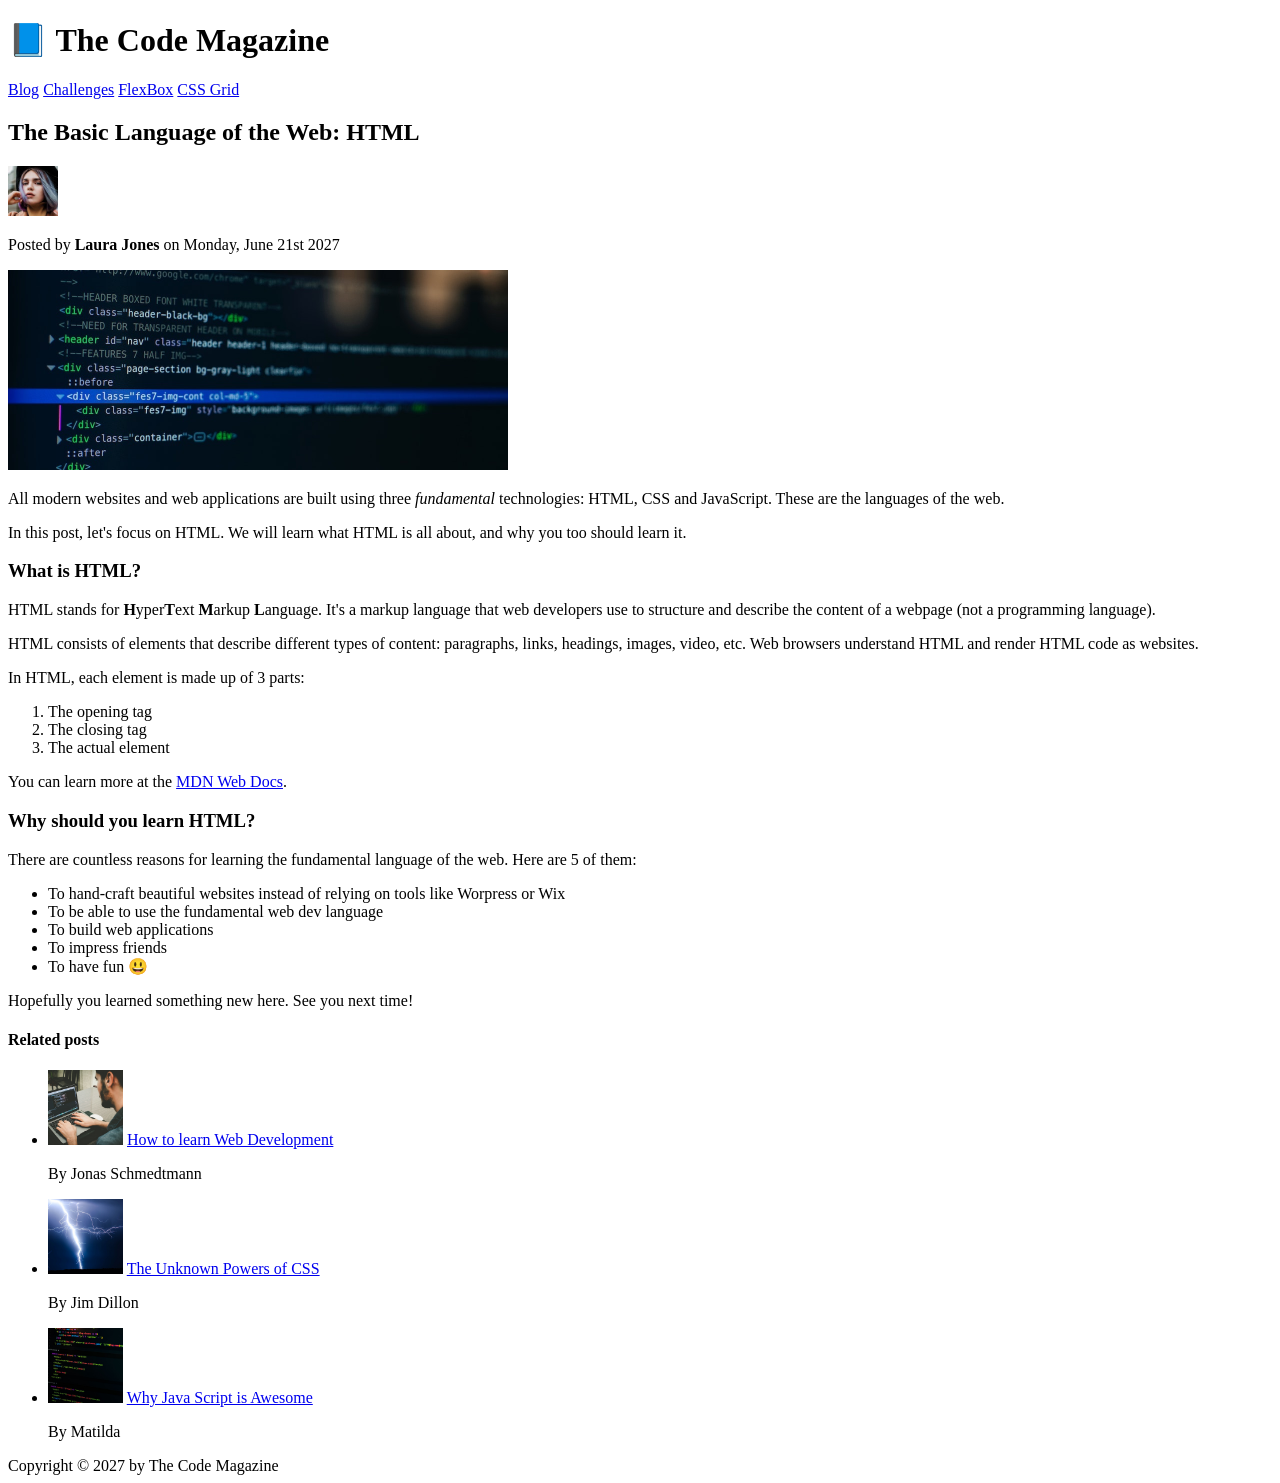
<file: starter/02-HTML-Fundamentals/index.html>
<!DOCTYPE html>
<html lang="en">
  <head>
    <meta charset="UTF-8" />
    <title>The Basic Language of the Web: HTML</title>
  </head>

  <body>
    <!--
    <h1>The Basic Language of the Web: HTML</h1>
    <h2>The Basic Language of the Web: HTML</h2>
    <h3>The Basic Language of the Web: HTML</h3>
    <h4>The Basic Language of the Web: HTML</h4>
    <h5>The Basic Language of the Web: HTML</h5>
    <h6>The Basic Language of the Web: HTML</h6>
  -->
    <header>
      <h1>📘 The Code Magazine</h1>

      <nav>
        <a href="./blog.html">Blog</a>
        <a href="#">Challenges</a>
        <a href="#">FlexBox</a>
        <a href="#">CSS Grid</a>
      </nav>
    </header>

    <article>
      <header>
        <h2>The Basic Language of the Web: HTML</h2>
        <img
          src="img/laura-jones.jpg"
          alt="Head shot of Laura Jones"
          width="50"
          height="50"
        />

        <p>Posted by <strong>Laura Jones</strong> on Monday, June 21st 2027</p>

        <img
          src="img/post-img.jpg"
          alt="HTML code on the screen"
          width="500"
          height="200"
        />
      </header>

      <p>
        All modern websites and web applications are built using three
        <em>fundamental</em>
        technologies: HTML, CSS and JavaScript. These are the languages of the
        web.
      </p>

      <p>
        In this post, let's focus on HTML. We will learn what HTML is all about,
        and why you too should learn it.
      </p>

      <h3>What is HTML?</h3>
      <p>
        HTML stands for <strong>H</strong>yper<strong>T</strong>ext
        <strong>M</strong>arkup <strong>L</strong>anguage. It's a markup
        language that web developers use to structure and describe the content
        of a webpage (not a programming language).
      </p>

      <p>
        HTML consists of elements that describe different types of content:
        paragraphs, links, headings, images, video, etc. Web browsers understand
        HTML and render HTML code as websites.
      </p>

      <p>In HTML, each element is made up of 3 parts:</p>

      <ol>
        <li>The opening tag</li>
        <li>The closing tag</li>
        <li>The actual element</li>
      </ol>

      <p>
        You can learn more at the
        <a
          href="https://developer.mozilla.org/en-US/docs/Web/HTML"
          target="_blank"
          >MDN Web Docs</a
        >.
      </p>

      <h3>Why should you learn HTML?</h3>
      <p>
        There are countless reasons for learning the fundamental language of the
        web. Here are 5 of them:
      </p>

      <ul>
        <li>
          To hand-craft beautiful websites instead of relying on tools like
          Worpress or Wix
        </li>
        <li>To be able to use the fundamental web dev language</li>
        <li>To build web applications</li>
        <li>To impress friends</li>
        <li>To have fun 😃</li>
      </ul>

      <p>Hopefully you learned something new here. See you next time!</p>
    </article>

    <aside>
      <h4>Related posts</h4>

      <ul>
        <li>
          <img
            src="img/related-1.jpg"
            alt="Guy coding on a laptop"
            width="75"
            height="75"
          />
          <a href="#">How to learn Web Development</a>
          <p>By Jonas Schmedtmann</p>
        </li>

        <li>
          <img
            src="img/related-2.jpg"
            alt="Thunder lightning"
            width="75"
            height="75"
          />
          <a href="#">The Unknown Powers of CSS</a>
          <p>By Jim Dillon</p>
        </li>

        <li>
          <img
            src="img/related-3.jpg"
            alt="Snapshot of code"
            width="75"
            height="75"
          />
          <a href="#">Why Java Script is Awesome</a>
          <p>By Matilda</p>
        </li>
      </ul>
    </aside>

    <footer>Copyright &copy; 2027 by The Code Magazine</footer>
  </body>
</html>
</file>
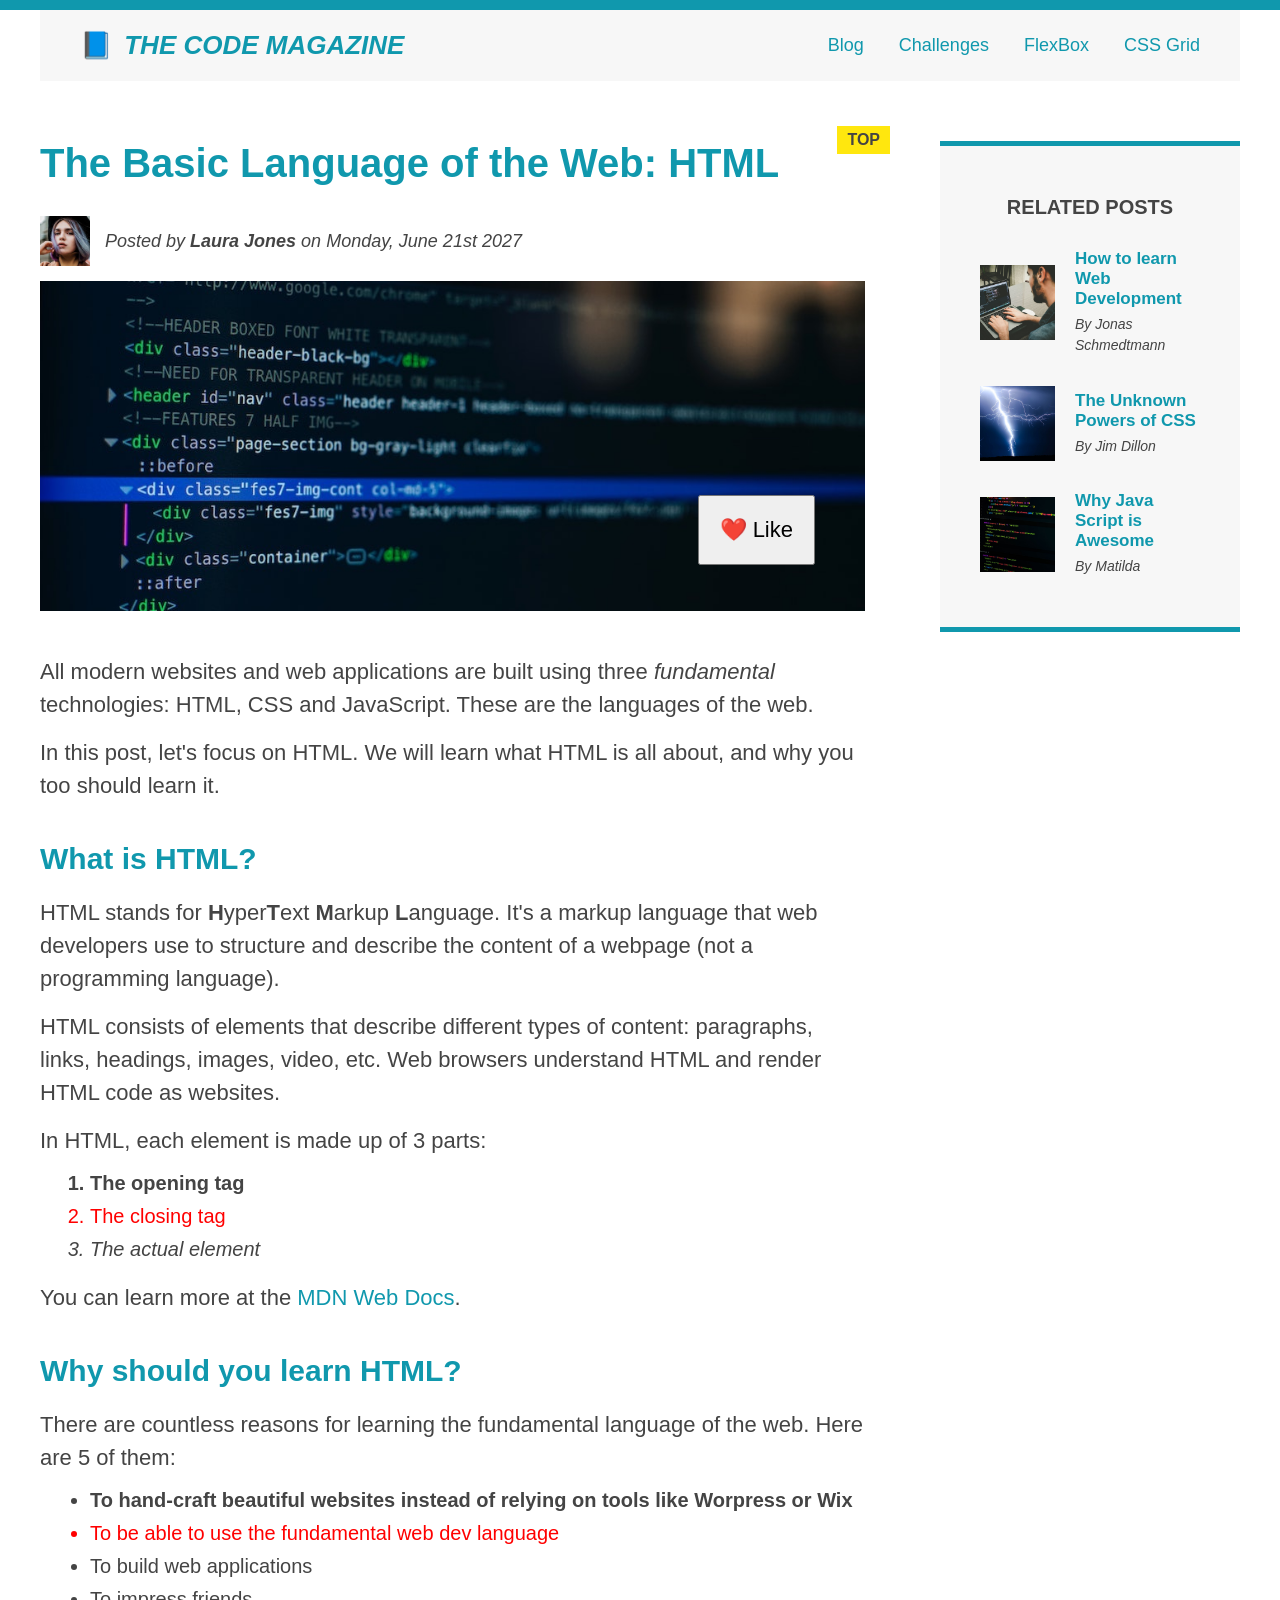
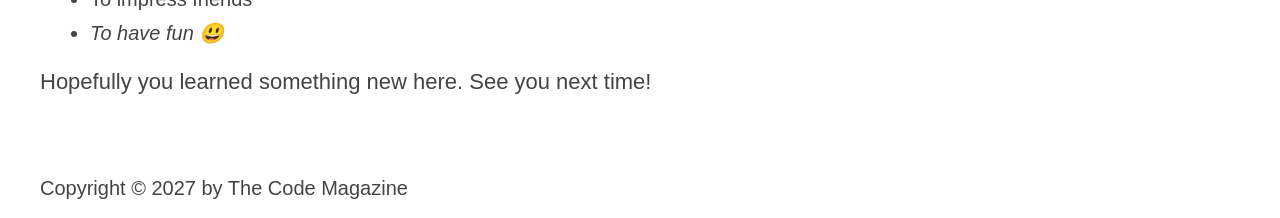
<file: starter/04-CSS-Layouts/work/index.html>
<!DOCTYPE html>
<html lang="en">
  <head>
    <meta charset="UTF-8" />
    <link rel="stylesheet" href="style.css" />

    <title>The Basic Language of the Web: HTML</title>
  </head>

  <body>
    <!--
    <h1>The Basic Language of the Web: HTML</h1>
    <h2>The Basic Language of the Web: HTML</h2>
    <h3>The Basic Language of the Web: HTML</h3>
    <h4>The Basic Language of the Web: HTML</h4>
    <h5>The Basic Language of the Web: HTML</h5>
    <h6>The Basic Language of the Web: HTML</h6>
  -->
    <div class="container">
      <header class="main-header clearfix">
        <!-- <h1 style="color: blue">📘 The Code Magazine</h1> // example of inline CSS -->
        <h1>📘 The Code Magazine</h1>

        <nav>
          <a href="blog.html">Blog</a>
          <a href="#">Challenges</a>
          <a href="flexbox.html">FlexBox</a>
          <a href="css-grid.html">CSS Grid</a>
        </nav>

        <!-- <div class="clear"></div> -->
      </header>

      <div class="row">
        <article>
          <header class="post-header">
            <h2>The Basic Language of the Web: HTML</h2>

            <div class="author-box">
              <img
                src="img/laura-jones.jpg"
                alt="Head shot of Laura Jones"
                width="50"
                height="50"
                class="author-img"
              />

              <p id="author" class="author">
                Posted by <strong>Laura Jones</strong> on Monday, June 21st 2027
              </p>
            </div>

            <img
              class="post-img"
              src="img/post-img.jpg"
              alt="HTML code on the screen"
              width="500"
              height="200"
            />
            <button class="like-button">❤️ Like</button>
          </header>

          <p>
            All modern websites and web applications are built using three
            <em>fundamental</em>
            technologies: HTML, CSS and JavaScript. These are the languages of
            the web.
          </p>

          <p>
            In this post, let's focus on HTML. We will learn what HTML is all
            about, and why you too should learn it.
          </p>

          <h3>What is HTML?</h3>
          <p>
            HTML stands for <strong>H</strong>yper<strong>T</strong>ext
            <strong>M</strong>arkup <strong>L</strong>anguage. It's a markup
            language that web developers use to structure and describe the
            content of a webpage (not a programming language).
          </p>

          <p>
            HTML consists of elements that describe different types of content:
            paragraphs, links, headings, images, video, etc. Web browsers
            understand HTML and render HTML code as websites.
          </p>

          <p>In HTML, each element is made up of 3 parts:</p>

          <ol>
            <li class="first-li">The opening tag</li>
            <li>The closing tag</li>
            <li>The actual element</li>
          </ol>

          <p>
            You can learn more at the
            <a
              href="https://developer.mozilla.org/en-US/docs/Web/HTML"
              target="_blank"
              >MDN Web Docs</a
            >.
          </p>

          <h3>Why should you learn HTML?</h3>
          <p>
            There are countless reasons for learning the fundamental language of
            the web. Here are 5 of them:
          </p>

          <ul>
            <li class="first-li">
              To hand-craft beautiful websites instead of relying on tools like
              Worpress or Wix
            </li>
            <li>To be able to use the fundamental web dev language</li>
            <li>To build web applications</li>
            <li>To impress friends</li>
            <li>To have fun 😃</li>
          </ul>

          <p>Hopefully you learned something new here. See you next time!</p>
        </article>

        <aside>
          <h4>Related posts</h4>

          <ul class="related">
            <li class="related-post">
              <img
                src="img/related-1.jpg"
                alt="Guy coding on a laptop"
                width="75"
                height="75"
              />
              <div>
                <a class="related-link" href="#"
                  >How to learn Web Development</a
                >
                <p class="related-author">By Jonas Schmedtmann</p>
              </div>
            </li>

            <li class="related-post">
              <img
                src="img/related-2.jpg"
                alt="Thunder lightning"
                width="75"
                height="75"
              />
              <div>
                <a class="related-link" href="#">The Unknown Powers of CSS</a>
                <p class="related-author">By Jim Dillon</p>
              </div>
            </li>

            <li class="related-post">
              <img
                src="img/related-3.jpg"
                alt="Snapshot of code"
                width="75"
                height="75"
              />
              <div>
                <a class="related-link" href="#">Why Java Script is Awesome</a>
                <p class="related-author">By Matilda</p>
              </div>
            </li>
          </ul>
        </aside>
      </div>

      <footer>
        <p id="copyright" class="copyright text">
          Copyright &copy; 2027 by The Code Magazine
        </p>
      </footer>
    </div>
  </body>
</html>
</file>
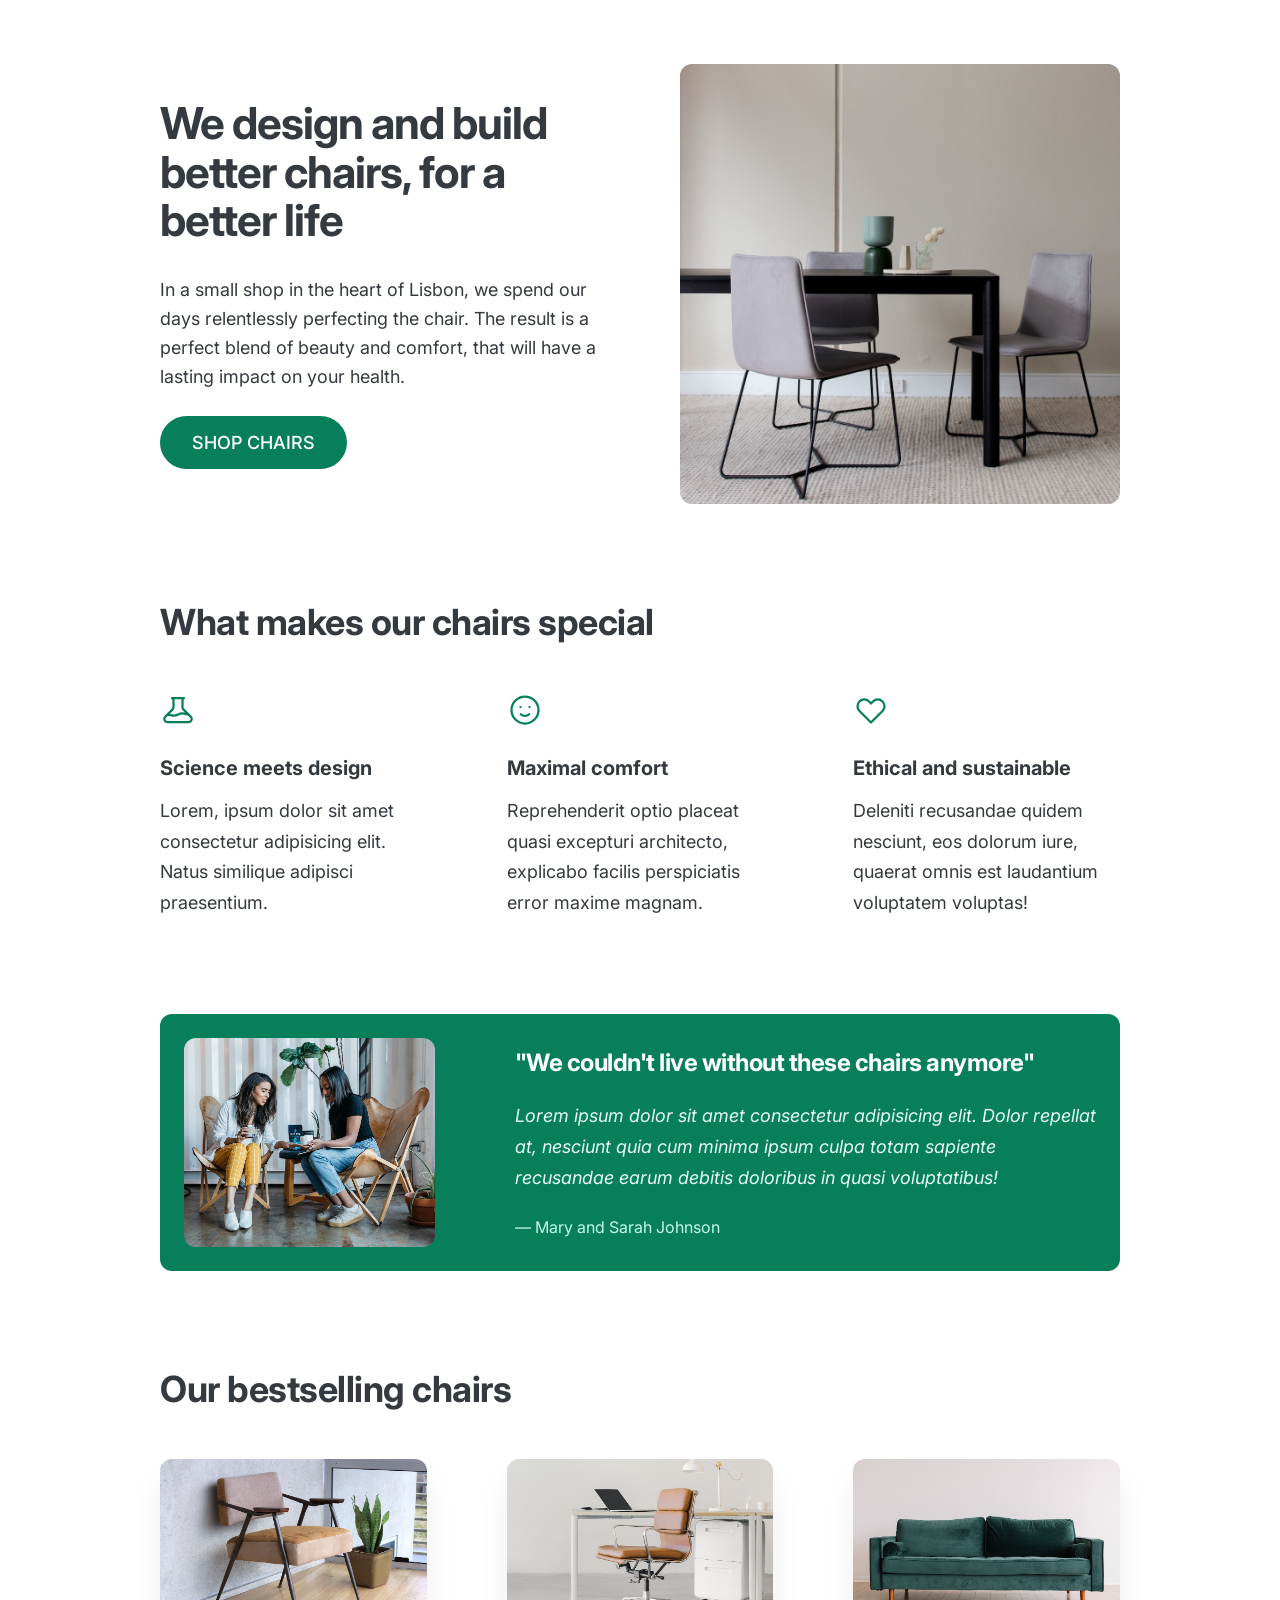
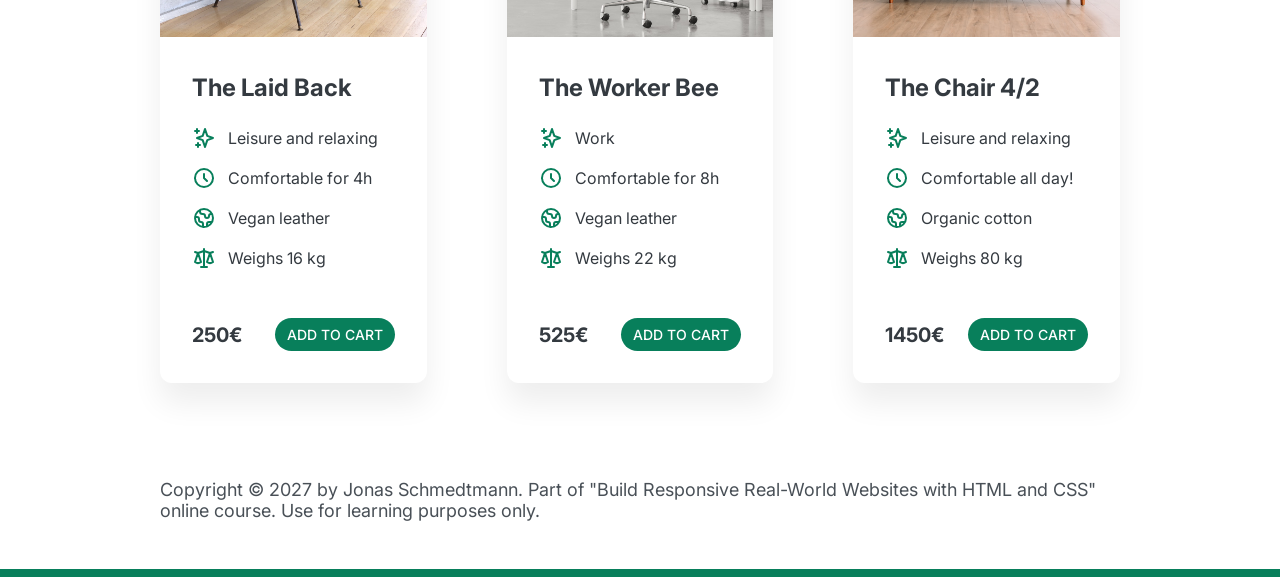
<file: starter/05-Design/work/index.html>
<!DOCTYPE html>
<html lang="en">
  <head>
    <meta charset="UTF-8" />
    <meta http-equiv="X-UA-Compatible" content="IE=edge" />
    <meta name="viewport" content="width=device-width, initial-scale=1.0" />

    <!-- Fonts form Google Fonts -->
    <link rel="preconnect" href="https://fonts.googleapis.com" />
    <link
      href="https://fonts.googleapis.com/css2?family=Inter:wght@400;500;700&display=swap"
      rel="stylesheet"
    />

    <link rel="stylesheet" href="style.css" />
    <title>Lisbon Chair Shop</title>
  </head>
  <body>
    <div class="container">
      <header>
        <div class="header-text-box">
          <h1>We design and build better chairs, for a better life</h1>
          <p class="header-text">
            In a small shop in the heart of Lisbon, we spend our days
            relentlessly perfecting the chair. The result is a perfect blend of
            beauty and comfort, that will have a lasting impact on your health.
          </p>
          <a class="btn btn--big" href="#">Shop chairs</a>
        </div>
        <img src="hero.jpg" alt="Photo" />
      </header>

      <section>
        <h2>What makes our chairs special</h2>
        <div class="grid-3-cols">
          <div>
            <svg
              xmlns="http://www.w3.org/2000/svg"
              class="features-icon"
              fill="none"
              viewBox="0 0 24 24"
              stroke="currentColor"
            >
              <path
                stroke-linecap="round"
                stroke-linejoin="round"
                stroke-width="1.5"
                d="M19.428 15.428a2 2 0 00-1.022-.547l-2.387-.477a6 6 0 00-3.86.517l-.318.158a6 6 0 01-3.86.517L6.05 15.21a2 2 0 00-1.806.547M8 4h8l-1 1v5.172a2 2 0 00.586 1.414l5 5c1.26 1.26.367 3.414-1.415 3.414H4.828c-1.782 0-2.674-2.154-1.414-3.414l5-5A2 2 0 009 10.172V5L8 4z"
              />
            </svg>
            <p class="features-title"><strong>Science meets design</strong></p>
            <p class="features-text">
              Lorem, ipsum dolor sit amet consectetur adipisicing elit. Natus
              similique adipisci praesentium.
            </p>
          </div>

          <div>
            <svg
              xmlns="http://www.w3.org/2000/svg"
              class="features-icon"
              fill="none"
              viewBox="0 0 24 24"
              stroke="currentColor"
            >
              <path
                stroke-linecap="round"
                stroke-linejoin="round"
                stroke-width="1.5"
                d="M14.828 14.828a4 4 0 01-5.656 0M9 10h.01M15 10h.01M21 12a9 9 0 11-18 0 9 9 0 0118 0z"
              />
            </svg>
            <p class="features-title">
              <strong>Maximal comfort</strong>
            </p>
            <p class="features-text">
              Reprehenderit optio placeat quasi excepturi architecto, explicabo
              facilis perspiciatis error maxime magnam.
            </p>
          </div>

          <div>
            <svg
              xmlns="http://www.w3.org/2000/svg"
              class="features-icon"
              fill="none"
              viewBox="0 0 24 24"
              stroke="currentColor"
            >
              <path
                stroke-linecap="round"
                stroke-linejoin="round"
                stroke-width="1.5"
                d="M4.318 6.318a4.5 4.5 0 000 6.364L12 20.364l7.682-7.682a4.5 4.5 0 00-6.364-6.364L12 7.636l-1.318-1.318a4.5 4.5 0 00-6.364 0z"
              />
            </svg>
            <p class="features-title">
              <strong>Ethical and sustainable</strong>
            </p>
            <p class="features-text">
              Deleniti recusandae quidem nesciunt, eos dolorum iure, quaerat
              omnis est laudantium voluptatem voluptas!
            </p>
          </div>
        </div>
      </section>

      <section class="testimonial-section">
        <div class="grid-3-cols">
          <img src="customers.jpg" alt="People sitting on chairs" />
          <div class="testimonial-box">
            <h2>"We couldn't live without these chairs anymore"</h2>
            <blockquote class="testimonial-text">
              Lorem ipsum dolor sit amet consectetur adipisicing elit. Dolor
              repellat at, nesciunt quia cum minima ipsum culpa totam sapiente
              recusandae earum debitis doloribus in quasi voluptatibus!
            </blockquote>
            <p class="testimonial-author">&mdash; Mary and Sarah Johnson</p>
          </div>
        </div>
      </section>

      <section>
        <h2>Our bestselling chairs</h2>
        <div class="grid-3-cols">
          <figure class="chair">
            <img src="chair-1.jpg" alt="Chair" />
            <div class="chair-box">
              <h3>The Laid Back</h3>
              <ul class="chair-details">
                <li>
                  <!-- Span is a generic INLINE text element, it doesn't have any meaning. It's like a div element, but inline -->
                  <svg
                    xmlns="http://www.w3.org/2000/svg"
                    class="chair-icon"
                    fill="none"
                    viewBox="0 0 24 24"
                    stroke="currentColor"
                  >
                    <path
                      stroke-linecap="round"
                      stroke-linejoin="round"
                      stroke-width="2"
                      d="M5 3v4M3 5h4M6 17v4m-2-2h4m5-16l2.286 6.857L21 12l-5.714 2.143L13 21l-2.286-6.857L5 12l5.714-2.143L13 3z"
                    />
                  </svg>
                  <span>Leisure and relaxing</span>
                </li>
                <li>
                  <svg
                    xmlns="http://www.w3.org/2000/svg"
                    class="chair-icon"
                    fill="none"
                    viewBox="0 0 24 24"
                    stroke="currentColor"
                  >
                    <path
                      stroke-linecap="round"
                      stroke-linejoin="round"
                      stroke-width="2"
                      d="M12 8v4l3 3m6-3a9 9 0 11-18 0 9 9 0 0118 0z"
                    />
                  </svg>

                  <span>Comfortable for 4h</span>
                </li>
                <li>
                  <svg
                    xmlns="http://www.w3.org/2000/svg"
                    class="chair-icon"
                    fill="none"
                    viewBox="0 0 24 24"
                    stroke="currentColor"
                  >
                    <path
                      stroke-linecap="round"
                      stroke-linejoin="round"
                      stroke-width="2"
                      d="M3.055 11H5a2 2 0 012 2v1a2 2 0 002 2 2 2 0 012 2v2.945M8 3.935V5.5A2.5 2.5 0 0010.5 8h.5a2 2 0 012 2 2 2 0 104 0 2 2 0 012-2h1.064M15 20.488V18a2 2 0 012-2h3.064M21 12a9 9 0 11-18 0 9 9 0 0118 0z"
                    />
                  </svg>
                  <span>Vegan leather</span>
                </li>
                <li>
                  <svg
                    xmlns="http://www.w3.org/2000/svg"
                    class="chair-icon"
                    fill="none"
                    viewBox="0 0 24 24"
                    stroke="currentColor"
                  >
                    <path
                      stroke-linecap="round"
                      stroke-linejoin="round"
                      stroke-width="2"
                      d="M3 6l3 1m0 0l-3 9a5.002 5.002 0 006.001 0M6 7l3 9M6 7l6-2m6 2l3-1m-3 1l-3 9a5.002 5.002 0 006.001 0M18 7l3 9m-3-9l-6-2m0-2v2m0 16V5m0 16H9m3 0h3"
                    />
                  </svg>
                  <span>Weighs 16 kg</span>
                </li>
              </ul>
              <div class="chair-price">
                <strong>250€</strong>
                <a href="#" class="btn btn--small">Add to cart</a>
              </div>
            </div>
          </figure>

          <figure class="chair">
            <img src="chair-2.jpg" alt="Chair" />
            <div class="chair-box">
              <h3>The Worker Bee</h3>
              <ul class="chair-details">
                <li>
                  <svg
                    xmlns="http://www.w3.org/2000/svg"
                    class="chair-icon"
                    fill="none"
                    viewBox="0 0 24 24"
                    stroke="currentColor"
                  >
                    <path
                      stroke-linecap="round"
                      stroke-linejoin="round"
                      stroke-width="2"
                      d="M5 3v4M3 5h4M6 17v4m-2-2h4m5-16l2.286 6.857L21 12l-5.714 2.143L13 21l-2.286-6.857L5 12l5.714-2.143L13 3z"
                    />
                  </svg>
                  <span>Work</span>
                </li>
                <li>
                  <svg
                    xmlns="http://www.w3.org/2000/svg"
                    class="chair-icon"
                    fill="none"
                    viewBox="0 0 24 24"
                    stroke="currentColor"
                  >
                    <path
                      stroke-linecap="round"
                      stroke-linejoin="round"
                      stroke-width="2"
                      d="M12 8v4l3 3m6-3a9 9 0 11-18 0 9 9 0 0118 0z"
                    />
                  </svg>
                  <span>Comfortable for 8h</span>
                </li>
                <li>
                  <svg
                    xmlns="http://www.w3.org/2000/svg"
                    class="chair-icon"
                    fill="none"
                    viewBox="0 0 24 24"
                    stroke="currentColor"
                  >
                    <path
                      stroke-linecap="round"
                      stroke-linejoin="round"
                      stroke-width="2"
                      d="M3.055 11H5a2 2 0 012 2v1a2 2 0 002 2 2 2 0 012 2v2.945M8 3.935V5.5A2.5 2.5 0 0010.5 8h.5a2 2 0 012 2 2 2 0 104 0 2 2 0 012-2h1.064M15 20.488V18a2 2 0 012-2h3.064M21 12a9 9 0 11-18 0 9 9 0 0118 0z"
                    />
                  </svg>
                  <span>Vegan leather</span>
                </li>
                <li>
                  <svg
                    xmlns="http://www.w3.org/2000/svg"
                    class="chair-icon"
                    fill="none"
                    viewBox="0 0 24 24"
                    stroke="currentColor"
                  >
                    <path
                      stroke-linecap="round"
                      stroke-linejoin="round"
                      stroke-width="2"
                      d="M3 6l3 1m0 0l-3 9a5.002 5.002 0 006.001 0M6 7l3 9M6 7l6-2m6 2l3-1m-3 1l-3 9a5.002 5.002 0 006.001 0M18 7l3 9m-3-9l-6-2m0-2v2m0 16V5m0 16H9m3 0h3"
                    />
                  </svg>
                  <span>Weighs 22 kg</span>
                </li>
              </ul>
              <div class="chair-price">
                <strong>525€</strong>
                <a href="#" class="btn btn--small">Add to cart</a>
              </div>
            </div>
          </figure>

          <figure class="chair">
            <img src="chair-3.jpg" alt="Chair" />
            <div class="chair-box">
              <h3>The Chair 4/2</h3>
              <ul class="chair-details">
                <li>
                  <svg
                    xmlns="http://www.w3.org/2000/svg"
                    class="chair-icon"
                    fill="none"
                    viewBox="0 0 24 24"
                    stroke="currentColor"
                  >
                    <path
                      stroke-linecap="round"
                      stroke-linejoin="round"
                      stroke-width="2"
                      d="M5 3v4M3 5h4M6 17v4m-2-2h4m5-16l2.286 6.857L21 12l-5.714 2.143L13 21l-2.286-6.857L5 12l5.714-2.143L13 3z"
                    />
                  </svg>
                  <span>Leisure and relaxing</span>
                </li>
                <li>
                  <svg
                    xmlns="http://www.w3.org/2000/svg"
                    class="chair-icon"
                    fill="none"
                    viewBox="0 0 24 24"
                    stroke="currentColor"
                  >
                    <path
                      stroke-linecap="round"
                      stroke-linejoin="round"
                      stroke-width="2"
                      d="M12 8v4l3 3m6-3a9 9 0 11-18 0 9 9 0 0118 0z"
                    />
                  </svg>
                  <span>Comfortable all day!</span>
                </li>
                <li>
                  <svg
                    xmlns="http://www.w3.org/2000/svg"
                    class="chair-icon"
                    fill="none"
                    viewBox="0 0 24 24"
                    stroke="currentColor"
                  >
                    <path
                      stroke-linecap="round"
                      stroke-linejoin="round"
                      stroke-width="2"
                      d="M3.055 11H5a2 2 0 012 2v1a2 2 0 002 2 2 2 0 012 2v2.945M8 3.935V5.5A2.5 2.5 0 0010.5 8h.5a2 2 0 012 2 2 2 0 104 0 2 2 0 012-2h1.064M15 20.488V18a2 2 0 012-2h3.064M21 12a9 9 0 11-18 0 9 9 0 0118 0z"
                    />
                  </svg>
                  <span>Organic cotton</span>
                </li>
                <li>
                  <svg
                    xmlns="http://www.w3.org/2000/svg"
                    class="chair-icon"
                    fill="none"
                    viewBox="0 0 24 24"
                    stroke="currentColor"
                  >
                    <path
                      stroke-linecap="round"
                      stroke-linejoin="round"
                      stroke-width="2"
                      d="M3 6l3 1m0 0l-3 9a5.002 5.002 0 006.001 0M6 7l3 9M6 7l6-2m6 2l3-1m-3 1l-3 9a5.002 5.002 0 006.001 0M18 7l3 9m-3-9l-6-2m0-2v2m0 16V5m0 16H9m3 0h3"
                    />
                  </svg>
                  <span>Weighs 80 kg</span>
                </li>
              </ul>
              <div class="chair-price">
                <strong>1450€</strong>
                <a href="#" class="btn btn--small">Add to cart</a>
              </div>
            </div>
          </figure>
        </div>
      </section>

      <footer>
        Copyright &copy; 2027 by Jonas Schmedtmann. Part of "Build Responsive
        Real-World Websites with HTML and CSS" online course. Use for learning
        purposes only.
      </footer>
    </div>
  </body>
</html>
</file>
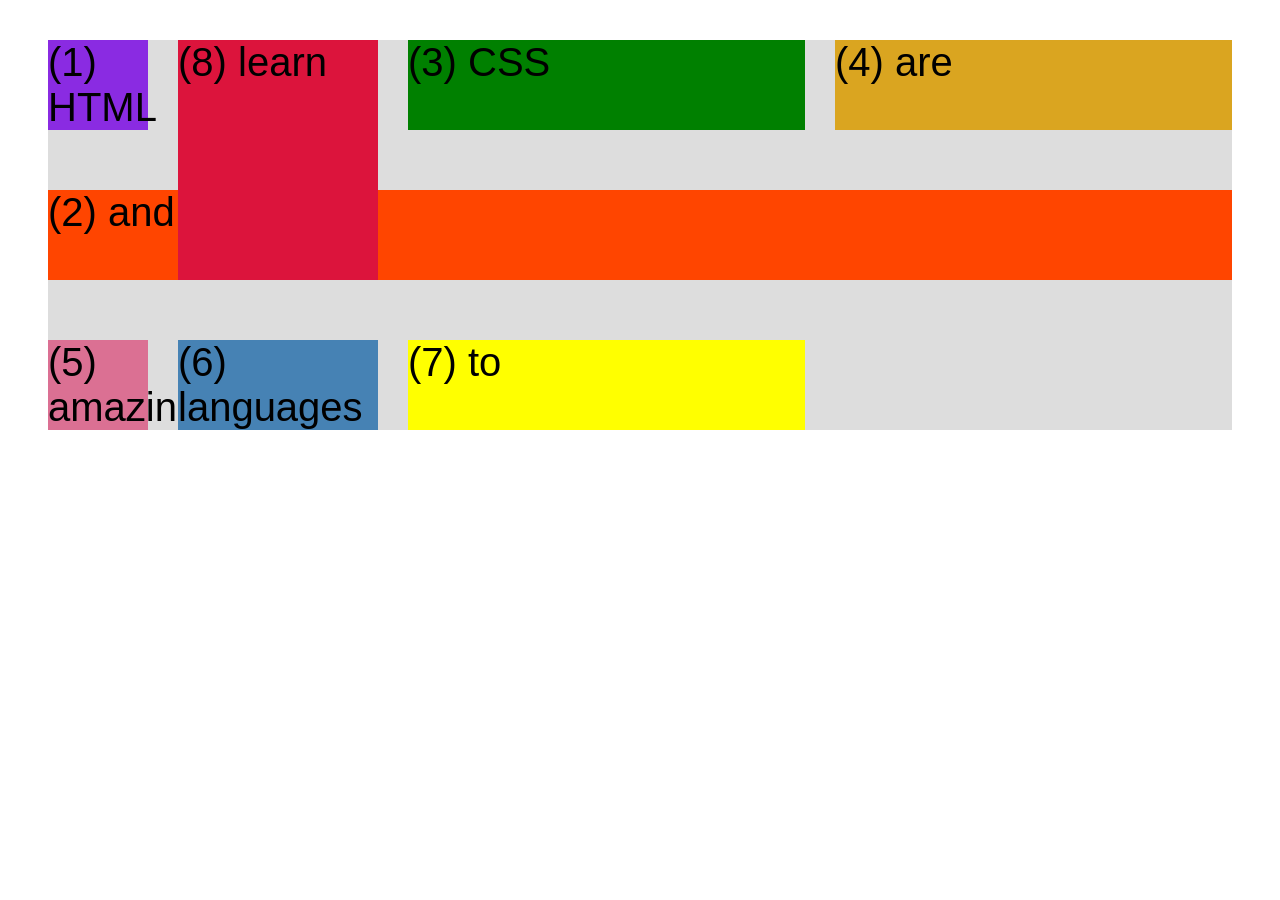
<file: work/css-grid.html>
<!DOCTYPE html>
<html lang="en">
  <head>
    <meta charset="UTF-8" />
    <meta http-equiv="X-UA-Compatible" content="IE=edge" />
    <meta name="viewport" content="width=device-width, initial-scale=1.0" />
    <title>CSS Grid</title>
    <style>
      .el--1 {
        background-color: blueviolet;
      }
      .el--2 {
        background-color: orangered;
      }
      .el--3 {
        background-color: green;
        /* height: 150px;  */
      }
      .el--4 {
        background-color: goldenrod;
      }
      .el--5 {
        background-color: palevioletred;
      }
      .el--6 {
        background-color: steelblue;
      }
      .el--7 {
        background-color: yellow;
      }
      .el--8 {
        background-color: crimson;
        grid-column: 2/3;
        grid-row: 1/2;
      }

      .container--1 {
        /* STARTER */
        font-family: sans-serif;
        background-color: #ddd;
        font-size: 40px;
        margin: 40px;

        /* CSS GRID */
        display: grid;

        grid-template-columns: 100px 200px 1fr 1fr;
        grid-template-rows: 1fr 1fr;
        column-gap: 30px;
        row-gap: 60px;
      }

      .el--8 {
        grid-column: 2/3;
        grid-row: 1/-1;
      }

      .el--2 {
        grid-column: 1 /-1;
        grid-row: 2/3;
      }

      .container--2 {
        display: none;
        /* STARTER */
        font-family: sans-serif;
        background-color: black;
        font-size: 40px;
        margin: 100px;

        width: 1000px;
        height: 600px;

        /* CSS GRID */
      }
    </style>
  </head>
  <body>
    <div class="container--1">
      <div class="el el--1">(1) HTML</div>
      <div class="el el--2">(2) and</div>
      <div class="el el--3">(3) CSS</div>
      <div class="el el--4">(4) are</div>
      <div class="el el--5">(5) amazing</div>
      <div class="el el--6">(6) languages</div>
      <div class="el el--7">(7) to</div>
      <div class="el el--8">(8) learn</div>
    </div>

    <div class="container--2">
      <div class="el el--1">(1)</div>
      <div class="el el--3">(3)</div>
      <div class="el el--4">(4)</div>
      <div class="el el--5">(5)</div>
      <div class="el el--6">(6)</div>
      <div class="el el--7">(7)</div>
    </div>
  </body>
</html>
</file>
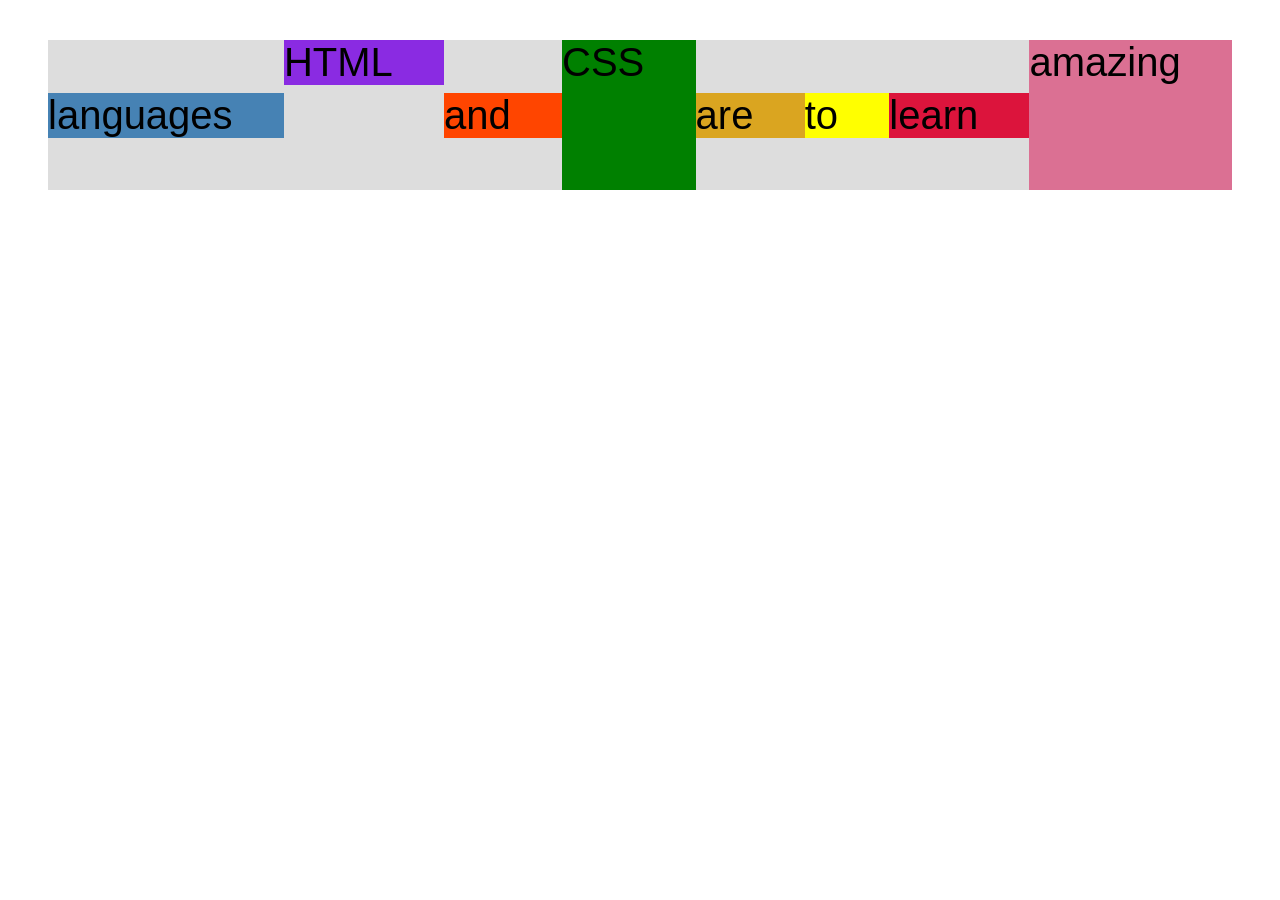
<file: work/flexbox.html>
<!DOCTYPE html>
<html lang="en">
  <head>
    <meta charset="UTF-8" />
    <meta http-equiv="X-UA-Compatible" content="IE=edge" />
    <meta name="viewport" content="width=device-width, initial-scale=1.0" />
    <title>Flexbox</title>
    <style>
      .el--1 {
        background-color: blueviolet;
      }
      .el--2 {
        background-color: orangered;
      }
      .el--3 {
        background-color: green;
        height: 150px;
      }
      .el--4 {
        background-color: goldenrod;
      }
      .el--5 {
        background-color: palevioletred;
      }
      .el--6 {
        background-color: steelblue;
      }
      .el--7 {
        background-color: yellow;
      }
      .el--8 {
        background-color: crimson;
      }

      .container {
        /* STARTER */
        font-family: sans-serif;
        background-color: #ddd;
        font-size: 40px;
        margin: 40px;

        /* FLEXBOX */
        display: flex;
        align-items: center;
        justify-content: flex-start;
        /* gap: 30px; */
        /* flex-direction: column; */
      }

      .el {
        /*
        --DEFAULTS--
        flex-grow: 0;
        flex-shrink: 1;
        flex-basis: auto; */

        flex-grow: 1;
        flex-shrink: 0;
        /* flex-basis: 300px; */
      }

      .el--1 {
        align-self: flex-start;
      }

      .el--5 {
        align-self: stretch;
        order: 1;
      }

      .el--6 {
        order: -1;
      }
    </style>
  </head>
  <body>
    <div class="container">
      <div class="el el--1">HTML</div>
      <div class="el el--2">and</div>
      <div class="el el--3">CSS</div>
      <div class="el el--4">are</div>
      <div class="el el--5">amazing</div>
      <div class="el el--6">languages</div>
      <div class="el el--7">to</div>
      <div class="el el--8">learn</div>
    </div>
  </body>
</html>
</file>
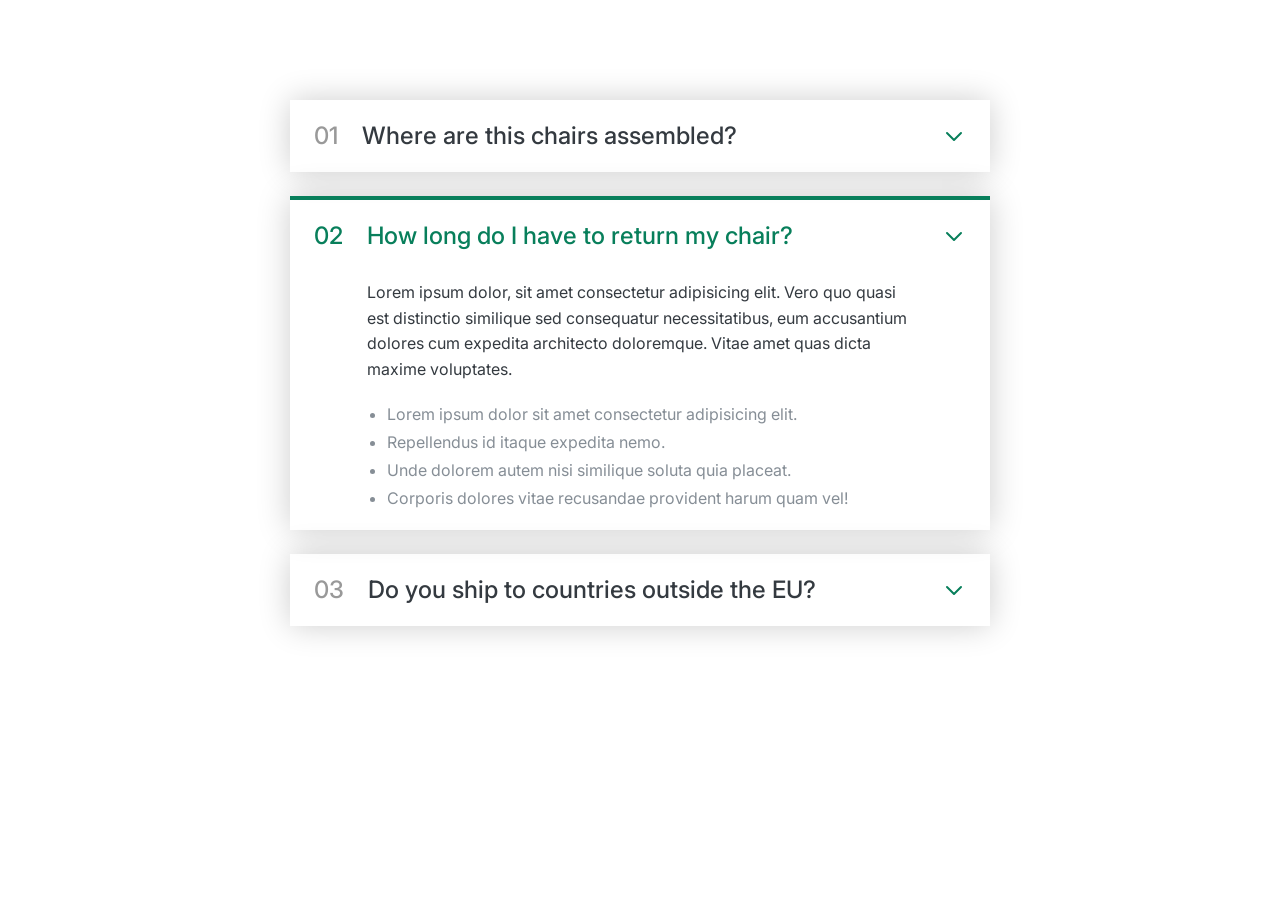
<file: starter/06-Components/work/01-accordion copy.html>
<!DOCTYPE html>
<html lang="en">
  <head>
    <meta charset="UTF-8" />
    <meta http-equiv="X-UA-Compatible" content="IE=edge" />
    <link rel="preconnect" href="https://fonts.googleapis.com" />
    <link
      href="https://fonts.googleapis.com/css2?family=Inter:wght@400;500;700&display=swap"
      rel="stylesheet"
    />
    <meta name="viewport" content="width=device-width, initial-scale=1.0" />
    <title>Accordion Component</title>

    <style>
      /*
            SPACING SYSTEM (px)
            2 / 4 / 8 / 12 / 16 / 24 / 32 / 48 / 64 / 80 / 96 / 128

            FONT SIZE SYSTEM (px)
            10 / 12 / 14 / 16 / 18 / 20 / 24 / 30 / 36 / 44 / 52 / 62 / 74 / 86 / 98
            */

      /*
            MAIN COLOR: #087f5b
            GREY COLOR: #343a40
            */

      * {
        margin: 0;
        padding: 0;
        box-sizing: border-box;
      }

      body {
        font-family: "Inter", sans-serif;
        color: #343a40;
        line-height: 1;
      }

      .accordion {
        width: 700px;
        margin: 100px auto;

        display: flex;
        flex-direction: column;
        gap: 24px;
      }

      .item {
        box-shadow: 0 0 32px rgba(0, 0, 0, 0.2);
        padding: 24px;

        display: grid;
        grid-template-columns: auto 1fr auto;
        column-gap: 24px;
        row-gap: 32px;
        align-items: center;
      }

      .number,
      .text {
        font-size: 24px;
        font-weight: 500;
        /* color: #087f5b; */
      }

      .number {
        color: #999999;
      }

      .text {
      }

      .icon {
        width: 24px;
        height: 24px;
        stroke: #087f5b;
      }

      .hidden-box {
        grid-column: 2;
        display: none;
      }

      .hidden-box p {
        line-height: 1.6;
        margin-bottom: 24px;
      }

      .hidden-box ul {
        color: #868e96;
        margin-left: 20px;

        display: flex;
        flex-direction: column;
        gap: 12px;
      }

      .open {
        border-top: 4px solid #087f5b;
      }

      .open .hidden-box {
        display: block;
      }

      .open .number,
      .open .text {
        color: #087f5b;
      }
    </style>
  </head>
  <body>
    <div class="accordion">
      <div class="item">
        <p class="number">01</p>
        <p class="text">Where are this chairs assembled?</p>
        <svg
          xmlns="http://www.w3.org/2000/svg"
          class="icon"
          fill="none"
          viewBox="0 0 24 24"
          stroke="currentColor"
        >
          <path
            stroke-linecap="round"
            stroke-linejoin="round"
            stroke-width="2"
            d="M19 9l-7 7-7-7"
          />
        </svg>
        <div class="hidden-box">
          <p>
            Lorem ipsum dolor, sit amet consectetur adipisicing elit. Vero quo
            quasi est distinctio similique sed consequatur necessitatibus, eum
            accusantium dolores cum expedita architecto doloremque. Vitae amet
            quas dicta maxime voluptates.
          </p>
          <ul>
            <li>Lorem ipsum dolor sit amet consectetur adipisicing elit.</li>
            <li>Repellendus id itaque expedita nemo.</li>
            <li>Unde dolorem autem nisi similique soluta quia placeat.</li>
            <li>Corporis dolores vitae recusandae provident harum quam vel!</li>
          </ul>
        </div>
      </div>
      <div class="item open">
        <p class="number">02</p>
        <p class="text">How long do I have to return my chair?</p>
        <svg
          xmlns="http://www.w3.org/2000/svg"
          class="icon"
          fill="none"
          viewBox="0 0 24 24"
          stroke="currentColor"
        >
          <path
            stroke-linecap="round"
            stroke-linejoin="round"
            stroke-width="2"
            d="M19 9l-7 7-7-7"
          />
        </svg>
        <div class="hidden-box">
          <p>
            Lorem ipsum dolor, sit amet consectetur adipisicing elit. Vero quo
            quasi est distinctio similique sed consequatur necessitatibus, eum
            accusantium dolores cum expedita architecto doloremque. Vitae amet
            quas dicta maxime voluptates.
          </p>
          <ul>
            <li>Lorem ipsum dolor sit amet consectetur adipisicing elit.</li>
            <li>Repellendus id itaque expedita nemo.</li>
            <li>Unde dolorem autem nisi similique soluta quia placeat.</li>
            <li>Corporis dolores vitae recusandae provident harum quam vel!</li>
          </ul>
        </div>
      </div>
      <div class="item">
        <p class="number">03</p>
        <p class="text">Do you ship to countries outside the EU?</p>
        <svg
          xmlns="http://www.w3.org/2000/svg"
          class="icon"
          fill="none"
          viewBox="0 0 24 24"
          stroke="currentColor"
        >
          <path
            stroke-linecap="round"
            stroke-linejoin="round"
            stroke-width="2"
            d="M19 9l-7 7-7-7"
          />
        </svg>
        <div class="hidden-box">
          <p>
            Lorem ipsum dolor, sit amet consectetur adipisicing elit. Vero quo
            quasi est distinctio similique sed consequatur necessitatibus, eum
            accusantium dolores cum expedita architecto doloremque. Vitae amet
            quas dicta maxime voluptates.
          </p>
          <ul>
            <li>Lorem ipsum dolor sit amet consectetur adipisicing elit.</li>
            <li>Repellendus id itaque expedita nemo.</li>
            <li>Unde dolorem autem nisi similique soluta quia placeat.</li>
            <li>Corporis dolores vitae recusandae provident harum quam vel!</li>
          </ul>
        </div>
      </div>
    </div>
  </body>
</html>
</file>
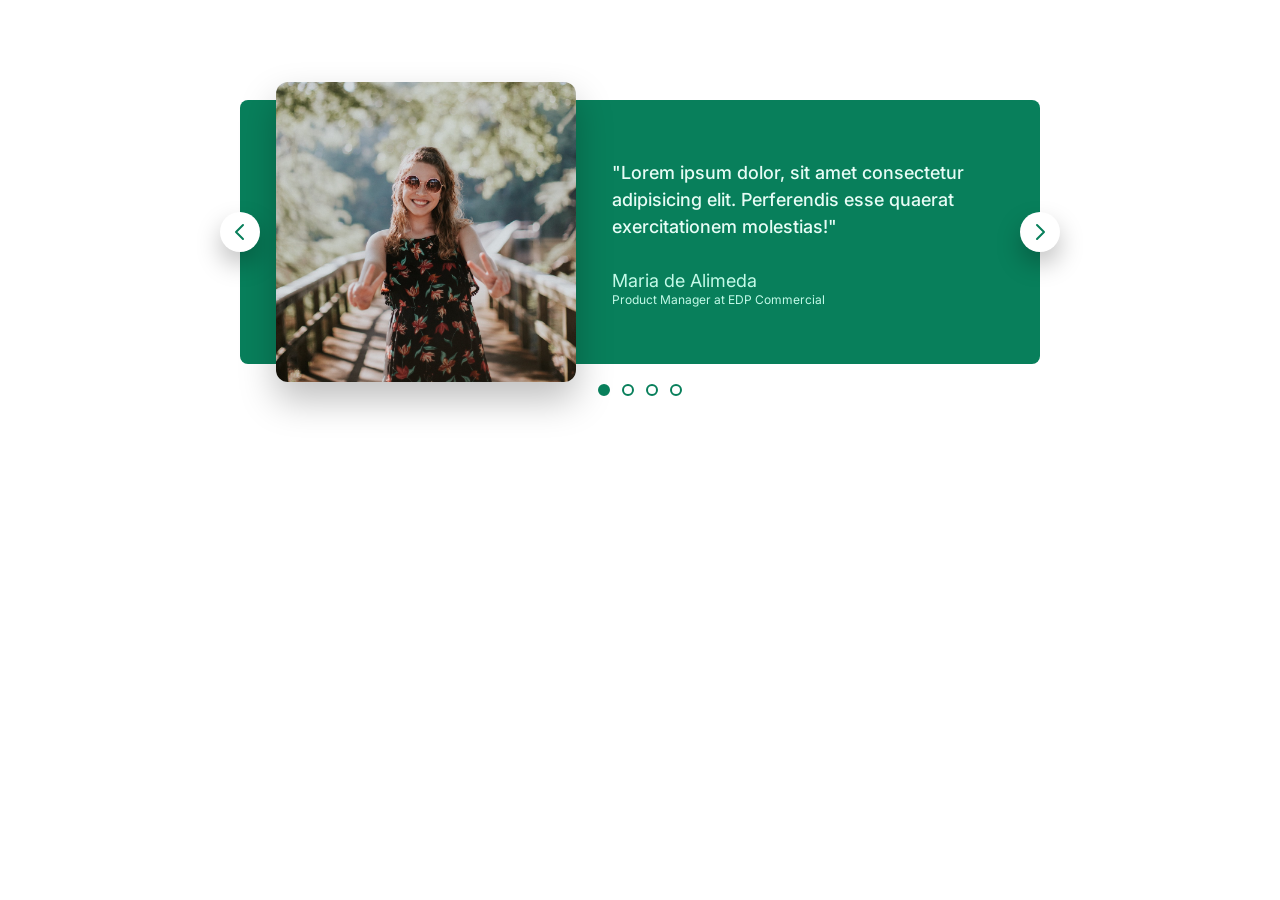
<file: starter/06-Components/work/02-carusel.html>
<!DOCTYPE html>
<html lang="en">
  <head>
    <meta charset="UTF-8" />
    <meta http-equiv="X-UA-Compatible" content="IE=edge" />
    <link rel="preconnect" href="https://fonts.googleapis.com" />
    <link
      href="https://fonts.googleapis.com/css2?family=Inter:wght@400;500;700&display=swap"
      rel="stylesheet"
    />
    <meta name="viewport" content="width=device-width, initial-scale=1.0" />
    <title>Carousel Component</title>

    <style>
      /*
            SPACING SYSTEM (px)
            2 / 4 / 8 / 12 / 16 / 24 / 32 / 48 / 64 / 80 / 96 / 128

            FONT SIZE SYSTEM (px)
            10 / 12 / 14 / 16 / 18 / 20 / 24 / 30 / 36 / 44 / 52 / 62 / 74 / 86 / 98
            */

      /*
            MAIN COLOR: #087f5b
            GREY COLOR: #343a40
            */

      * {
        margin: 0;
        padding: 0;
        box-sizing: border-box;
      }

      body {
        font-family: "Inter", sans-serif;
        color: #343a40;
        line-height: 1;
      }

      .carousel {
        width: 800px;
        margin: 100px auto;
        background-color: #087f5b;
        /* padding: 32px ;
        padding-left: 86px;
        padding-right: 48px; */
        padding: 32px 48px 32px 86px;
        border-radius: 8px;

        display: flex;
        align-items: center;
        gap: 86px;

        position: relative;
      }

      img {
        height: 200px;
        border-radius: 8px;
        transform: scale(1.5);
        box-shadow: 0 12px 24px rgba(0, 0, 0, 0.25);
      }

      .testimonial-text {
        font-size: 18px;
        font-weight: 500;
        line-height: 1.5;
        margin-bottom: 32px;
        color: #e6fcf5;
      }

      .testimonial-author {
        font-size: 18px;
        margin-bottom: 4px;
        color: #c3fae8;
      }

      .testimonial-job {
        font-size: 12px;
        color: #c3fae8;
      }

      /* Controls */
      .btn {
        background-color: #fff;
        border: none;
        height: 40px;
        width: 40px;
        border-radius: 50%;
        position: absolute;
        box-shadow: 0 12px 24px rgba(0, 0, 0, 0.25);
        cursor: pointer;

        display: flex;
        align-items: center;
        justify-content: center;
      }

      .btn--left {
        left: 0;
        top: 50%;
        transform: translate(-50%, -50%);
      }

      .btn--right {
        right: 0;
        top: 50%;
        transform: translate(50%, -50%);
      }

      .btn-icon {
        height: 24px;
        width: 24px;
        stroke: #087f5b;
      }

      .dots {
        position: absolute;
        left: 50%;
        bottom: 0;
        transform: translate(-50%, 32px);

        display: flex;
        gap: 12px;
      }

      .dot {
        height: 12px;
        width: 12px;
        background-color: #fff;
        border: 2px solid #087f5b;
        border-radius: 50%;
        cursor: pointer;
      }

      .dot--fill {
        background-color: #087f5b;
      }
    </style>
  </head>
  <body>
    <div class="carousel">
      <img src="maria.jpg" alt="Maria de Alimeda" />
      <blockquote class="testimonial">
        <p class="testimonial-text">
          "Lorem ipsum dolor, sit amet consectetur adipisicing elit. Perferendis
          esse quaerat exercitationem molestias!"
        </p>
        <p class="testimonial-author">Maria de Alimeda</p>
        <p class="testimonial-job">Product Manager at EDP Commercial</p>
      </blockquote>
      <button class="btn btn--left">
        <svg
          xmlns="http://www.w3.org/2000/svg"
          class="btn-icon"
          fill="none"
          viewBox="0 0 24 24"
          stroke="currentColor"
        >
          <path
            stroke-linecap="round"
            stroke-linejoin="round"
            stroke-width="2"
            d="M15 19l-7-7 7-7"
          />
        </svg>
      </button>
      <button class="btn btn--right">
        <svg
          xmlns="http://www.w3.org/2000/svg"
          class="btn-icon"
          fill="none"
          viewBox="0 0 24 24"
          stroke="currentColor"
        >
          <path
            stroke-linecap="round"
            stroke-linejoin="round"
            stroke-width="2"
            d="M9 5l7 7-7 7"
          />
        </svg>
      </button>
      <div class="dots">
        <button class="dot dot--fill">&nbsp;</button>
        <button class="dot">&nbsp;</button>
        <button class="dot">&nbsp;</button>
        <button class="dot">&nbsp;</button>
      </div>
    </div>
  </body>
</html>
</file>
<file: starter/04-CSS-Layouts/work/style.css>
* {
  margin: 0;
  padding: 0;
  box-sizing: border-box;
}

/* PAGE SECTIONS  */
body {
  font-family: sans-serif;
  color: #444;

  border-top: 10px solid #1098ad;
}

.container {
  width: 1200px;
  margin: 0 auto;
}

.main-header {
  background-color: #f7f7f7;

  padding: 20px 40px;
  margin-bottom: 60px;
}

nav {
  font-size: 18px;
}

article {
  margin-bottom: 60px;
}

.post-header {
  margin-bottom: 40px;
  position: relative;
}

aside {
  background-color: #f7f7f7;
  border-top: 5px solid #1098ad;
  border-bottom: 5px solid #1098ad;
  padding: 50px 40px;
}

/* SMALLER ELEMENTS */
h1,
h2,
h3 {
  color: #1098ad;
}

h1 {
  font-size: 26px;
  text-transform: uppercase;
  font-style: italic;
}

h2 {
  font-size: 40px;
  margin-bottom: 30px;
  position: relative;
}

h2::after {
  content: "TOP";
  background-color: #ffe70e;
  font-size: 16px;
  font-weight: bold;
  display: inline-block;
  padding: 5px 10px;
  position: absolute;
  color: #444;
  top: -15px;
  right: -25px;
}

h3 {
  font-size: 30px;
  margin-bottom: 20px;
  margin-top: 40px;
}

h4 {
  font-size: 20px;
  text-transform: uppercase;
  text-align: center;
  margin-bottom: 30px;
}

p {
  font-size: 22px;
  line-height: 1.5;
  margin-bottom: 15px;
}

ul,
ol {
  margin-left: 50px;
  margin-bottom: 20px;
}

li {
  font-size: 20px;
  margin-bottom: 10px;
}

li:last-child {
  margin-bottom: 0;
}

/* footer p {
  font-size: 16px;
} */

/* article header p {
  font-style: italic;
} */

/* same as above */
#author {
  font-style: italic;
  font-size: 18px;
}

#copyright {
  font-size: 20px;
}

.related-author {
  font-size: 18px;
  font-weight: bold;
}

.related {
  list-style: none;
  margin-left: 0;
}

/* body {
  background-color: red;
} */

/* .first-li {
  font-weight: bold;
} */

/* same as above */
li:first-child {
  font-weight: bold;
}
li:last-child {
  font-style: italic;
}
li:nth-child(2) {
  color: red;
}

/* Misconception: this won't work */
article p:first-child {
  color: red;
}

/* styling links */
a:link {
  color: #1098ad;
  text-decoration: none;
}

a:visited {
  color: #1098ad;
}

a:hover {
  color: orangered;
  font-weight: bold;
  text-decoration: underline orangered;
}

a:active {
  background-color: black;
  font-style: italic;
}
/* LVHA - la tag pseudo selector abbreviations */

.post-img {
  width: 100%;
  height: auto;
}

nav a:link {
  /*background-color: orangered;
  margin: 20px;
  padding: 20px;
  */
  display: inline-block;
  margin-right: 30px;
}

nav a:link:last-child {
  margin-right: 0;
}

.like-button {
  font-size: 22px;
  padding: 20px;
  cursor: pointer;

  position: absolute;
  right: 50px;
  bottom: 50px;
}

h1::first-letter {
  font-style: normal;
  margin-right: 5px;
}

h3 + p::first-line {
  /* color: red; */
}

/* resolving Conflicts */
/* 
#copyright {
  color: red;
}

.copyright {
  color: blue;
}

.text {
  color: yellow;
}

footer p {
  color: green !important;
}
*/

/* FLOATS */
/* .author-img {
  float: left;
  margin-bottom: 20px;
}

.author {
  float: left;
  padding-top: 10px;
  margin-left: 20px;
}

h1 {
  float: left;
}

nav {
  float: right;
}

.clearfix::after {
  clear: both;
  content: "";
  display: table;
}

article {
  width: 830px;
  float: left;
}

aside {
  width: 300px;
  float: right;
}

footer {
  clear: both;
} */

.main-header {
  display: flex;
  align-items: center;
  justify-content: space-between;
}

.author-box {
  display: flex;
  align-items: center;
  margin-bottom: 15px;
}

.author {
  margin-bottom: 0;
  margin-left: 15px;
}

.related {
  margin-bottom: 0;
}

.related-post {
  display: flex;
  align-items: center;
  gap: 20px;
  margin-bottom: 30px;
}

.related-link:link {
  font-size: 17px;
  font-weight: bold;
  font-style: normal;
  display: block;
  margin-bottom: 5px;
}

.related-author {
  margin-bottom: 0;
  font-size: 14px;
  font-weight: normal;
  font-style: italic;
  color: #444;
}

.row {
  display: flex;
  align-items: flex-start;
  gap: 75px;
  margin-bottom: 60px;
}

article {
  flex: 1;
  margin-bottom: 0;
}

aside {
  /*
  --DEFAULTS--
  flex-grow: 0;
  flex-shrink: 1;
  flex-basis: auto; */

  flex: 0 0 300px;
}
</file>
<file: starter/05-Design/work/style.css>
/*
SPACING SYSTEM (px)
2 / 4 / 8 / 12 / 16 / 24 / 32 / 48 / 64 / 80 / 96 / 128

FONT SIZE SYSTEM (px)
10 / 12 / 14 / 16 / 18 / 20 / 24 / 30 / 36 / 44 / 52 / 62 / 74 / 86 / 98
*/

/* MAIN COLOR: #087f5b
  GREY COLOR: #343a40
*/

* {
  margin: 0;
  padding: 0;
  box-sizing: border-box;
}

/* ------------------------ */
/* GENERAL STYLES */
/* ------------------------ */
body {
  font-family: "Inter", sans-serif;
  color: #343a40;
  border-bottom: 8px solid #087f5b;
}

.container {
  width: 960px;
  margin: 0 auto;
}

header,
section {
  margin-bottom: 96px;
}

h2 {
  margin-bottom: 48px;

  /* 20 / 24 / 30 / 36 / 44 */
  font-size: 36px;
  letter-spacing: -0.5px;
}

.grid-3-cols {
  display: grid;
  grid-template-columns: repeat(3, 1fr);
  column-gap: 80px;
}

.btn:link,
.btn:visited {
  background-color: #087f5b;
  color: #fff;
  text-decoration: none;
  text-transform: uppercase;
  font-weight: 500;

  display: inline-block;
  border-radius: 100px;
}

.btn:hover,
.btn:active {
  background-color: #099268;
}

.btn--big {
  font-size: 18px;
  padding: 16px 32px;
}

.btn--small {
  font-size: 14px;
  padding: 8px 12px;
}

img {
  border-radius: 12px;
}

/* ------------------------ */
/* COMPONENT STYLES */
/* ------------------------ */

/* HEADER */
header {
  display: grid;
  grid-template-columns: repeat(2, 1fr);
  column-gap: 80px;
  margin-top: 64px;
}

.header-text-box {
  align-self: center;
}

h1 {
  /* 44 / 52 / 62 */
  font-size: 44px;
  line-height: 1.1;
  letter-spacing: -1px;
  margin-bottom: 32px;
}

.header-text {
  margin-bottom: 24px;
  font-size: 18px;
  line-height: 1.6;
}

img {
  width: 100%;
}

/* FEATURES */
.features-icon {
  stroke: #087f5b;
  width: 36px;
  height: 36px;
  margin-bottom: 24px;
}

.features-title {
  margin-bottom: 16px;
  font-size: 20px;
}

.features-text {
  font-size: 18px;
  line-height: 1.7;
}

/* TESTIMONIAL */
.testimonial-section {
  background-color: #087f5b;
  color: #fff;
  padding: 24px;
  border-radius: 12px;
}

.testimonial-box {
  grid-column: 2 / -1;
  align-self: center;
}

.testimonial-box h2 {
  margin-bottom: 24px;
  font-size: 24px;
}

.testimonial-text {
  color: #e6fcf5;
  font-style: italic;
  margin-bottom: 24px;
  font-size: 18px;
  line-height: 1.7;
}

.testimonial-author {
  color: #c3fae8;
}

/* CHAIRS */
.chair {
  /* offset-x | offset-y | blur-radius | spread-radius | color */
  box-shadow: 0 20px 30px 0 rgba(0, 0, 0, 0.07);
  border-radius: 12px;
}

.chair img {
  border-bottom-left-radius: 0;
  border-bottom-right-radius: 0;
}

.chair-box {
  padding: 32px;
}

h3 {
  margin-bottom: 24px;
  font-size: 24px;
}

.chair-details {
  list-style: none;
  margin-bottom: 48px;
}

.chair-details li {
  display: flex;
  align-items: center;
  gap: 12px;
  margin-bottom: 16px;
}

.chair-details li:last-child {
  margin-bottom: 0;
}

.chair-icon {
  stroke: #087f5b;
  width: 24px;
  height: 24px;
}

.chair-price {
  display: flex;
  justify-content: space-between;
  font-size: 20px;
  align-items: center;
}

footer {
  margin-bottom: 48px;
  font-size: 18px;
  color: #495057;
}
</file>
